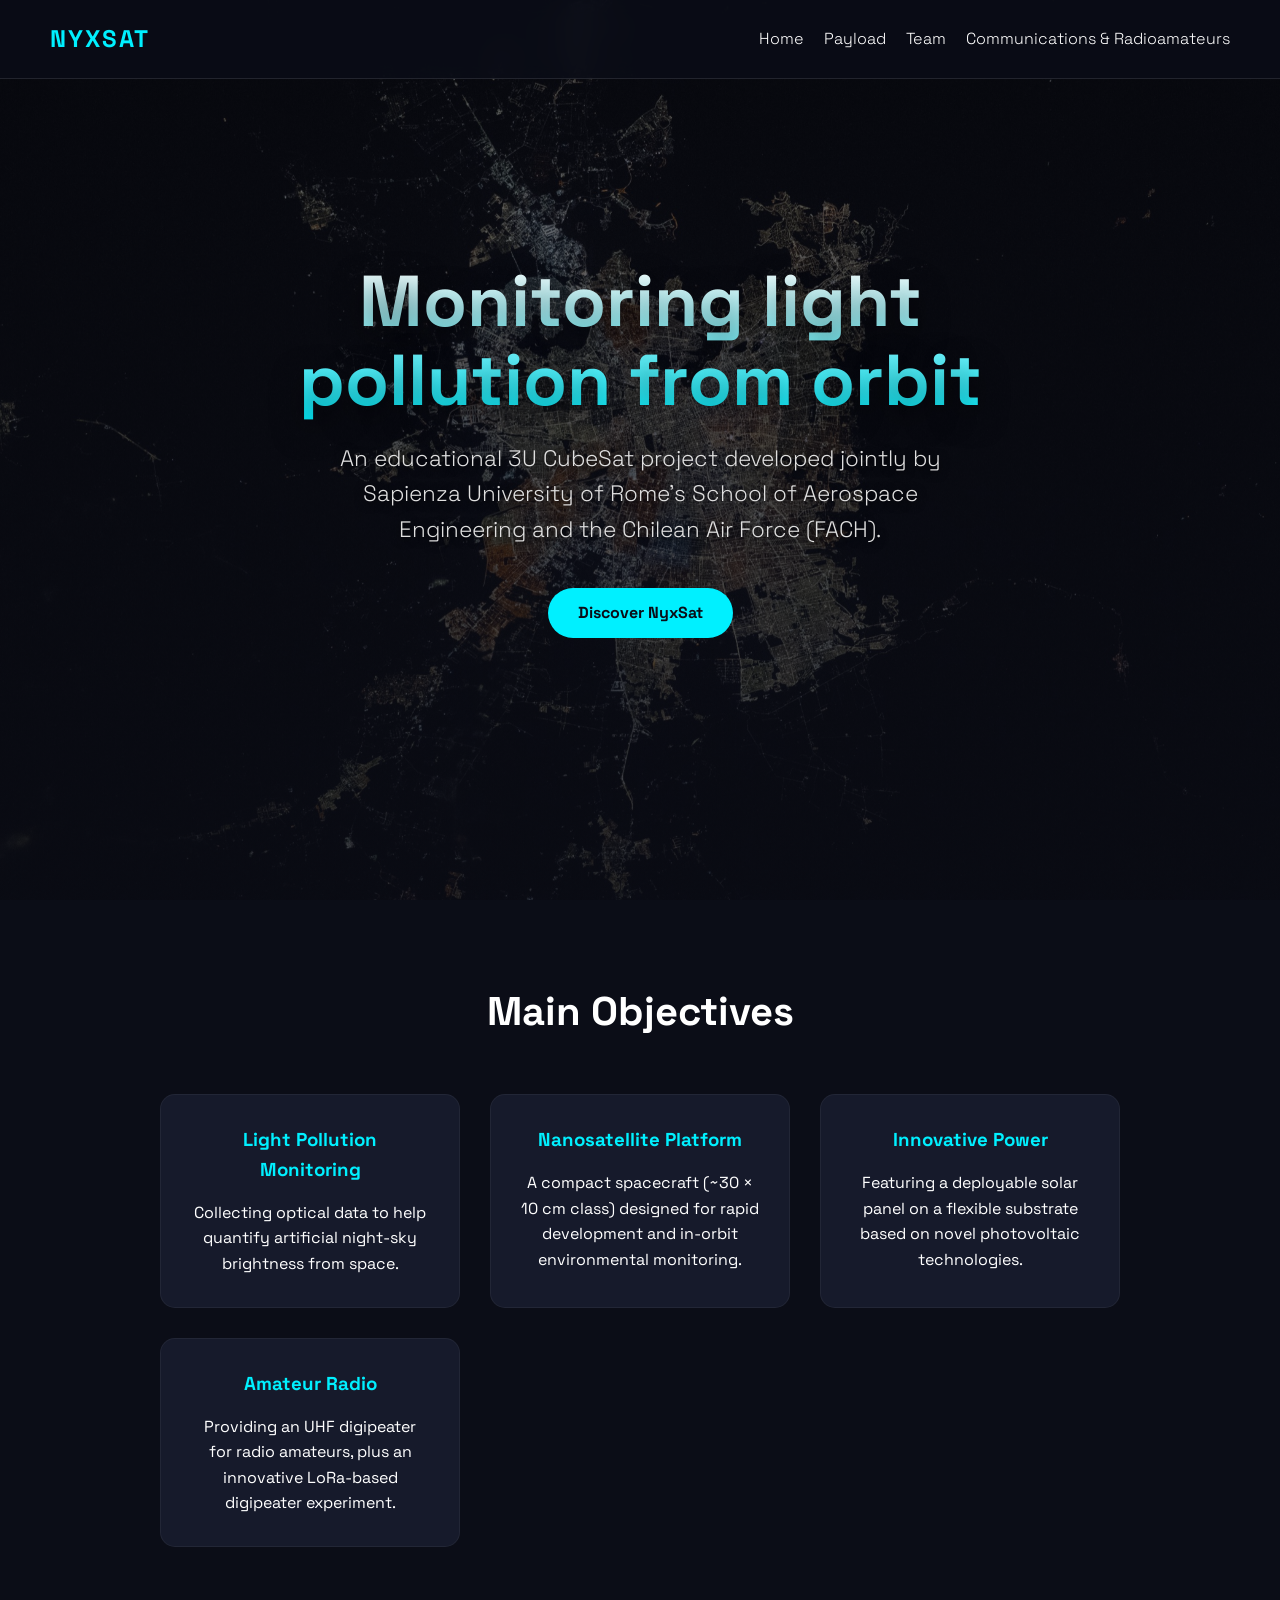
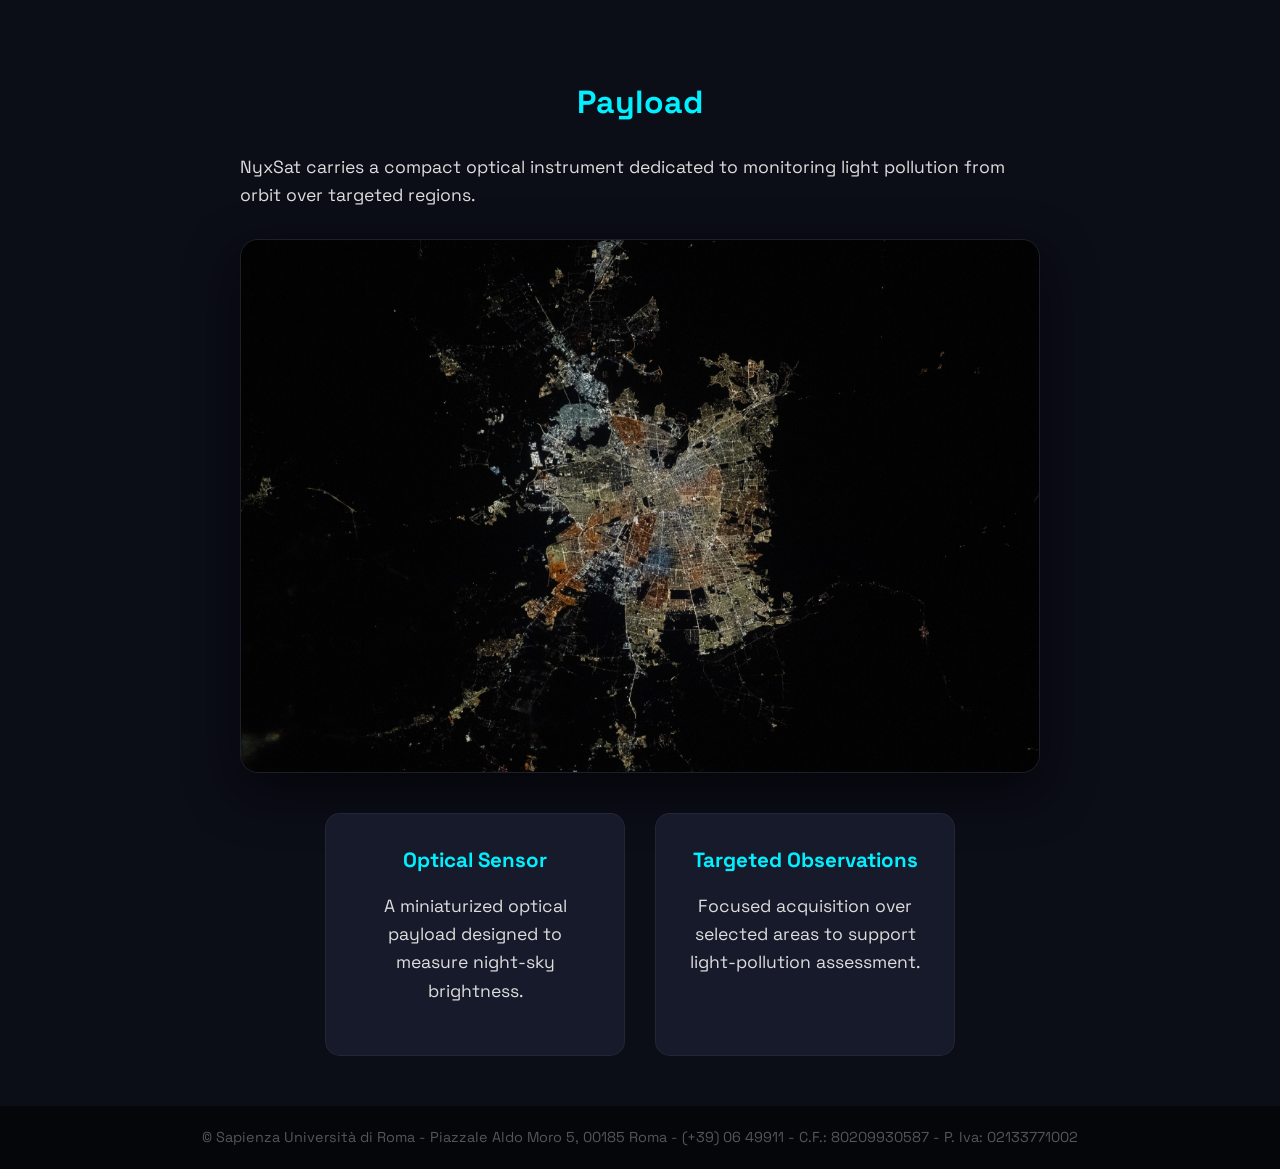
<file: index.html>
<!DOCTYPE html>
<html lang="it">
<head>
    <meta charset="UTF-8">
    <meta name="viewport" content="width=device-width, initial-scale=1.0">
    <title>NyxSat</title>
    <link rel="stylesheet" href="public/css/style.css">
    <link href="https://fonts.googleapis.com/css2?family=Space+Grotesk:wght@300;400;700&display=swap" rel="stylesheet">
</head>
<body>
    <header>
        <div class="logo">NyxSat</div>
        <button class="menu-toggle" aria-label="Toggle menu">
            <span></span>
            <span></span>
            <span></span>
        </button>
        <nav>
            <ul>
                <li><a href="index.html">Home</a></li>
                <li><a href="#payload">Payload</a></li>
                <li><a href="public/pages/team.html">Team</a></li>
                <li><a href="public/pages/communication.html">Communications & Radioamateurs</a></li>
            </ul>
        </nav>
    </header>
    <main>
        <section id="home" class="hero">
            <div class="hero-content">
                <h1>Monitoring light pollution from orbit</h1>
                <p>An educational 3U CubeSat project developed jointly by Sapienza University of Rome’s School of Aerospace Engineering and the Chilean Air Force (FACH).</p>
                <a href="#mission" class="btn">Discover NyxSat</a>
            </div>
        </section>
        <section id="mission" class="features">
            <h2>Main Objectives</h2>
            <div class="cards">
                <div class="card">
                    <h3>Light Pollution Monitoring</h3>
                    <p>Collecting optical data to help quantify artificial night-sky brightness from space.</p>
                </div>
                <div class="card">
                    <h3>Nanosatellite Platform</h3>
                    <p>A compact spacecraft (~30 × 10 cm class) designed for rapid development and in-orbit environmental monitoring.</p>
                </div>
                <div class="card">
                    <h3>Innovative Power</h3>
                    <p>Featuring a deployable solar panel on a flexible substrate based on novel photovoltaic technologies.</p>
                </div>
                <div class="card">
                    <h3>Amateur Radio</h3>
                    <p>Providing an UHF digipeater for radio amateurs, plus an innovative LoRa-based digipeater experiment.</p>
                </div>
            </div>
        </section>
        <section id="payload" class="content-section">
            <h2>Payload</h2>
            <p>NyxSat carries a compact optical instrument dedicated to monitoring light pollution from orbit over targeted regions.</p>

	            <figure class="payload-figure">
	                <img src="public/img/chile-night.jpg" alt="Chile (Santiago area) at night photographed from orbit, with city lights visible.">
	            </figure>

            <div class="cards">
                <div class="card">
                    <h3>Optical Sensor</h3>
                    <p>A miniaturized optical payload designed to measure night-sky brightness.</p>
                </div>
                <div class="card">
                    <h3>Targeted Observations</h3>
                    <p>Focused acquisition over selected areas to support light-pollution assessment.</p>
                </div>
            </div>

	        </section>
	    </main>
	    <footer>
	        <p>© Sapienza Università di Roma - Piazzale Aldo Moro 5, 00185 Roma - (+39) 06 49911 - C.F.: 80209930587 - P. Iva: 02133771002</p>
	    </footer>
    <script src="public/js/main.js"></script>
</body>
</html>
</file>
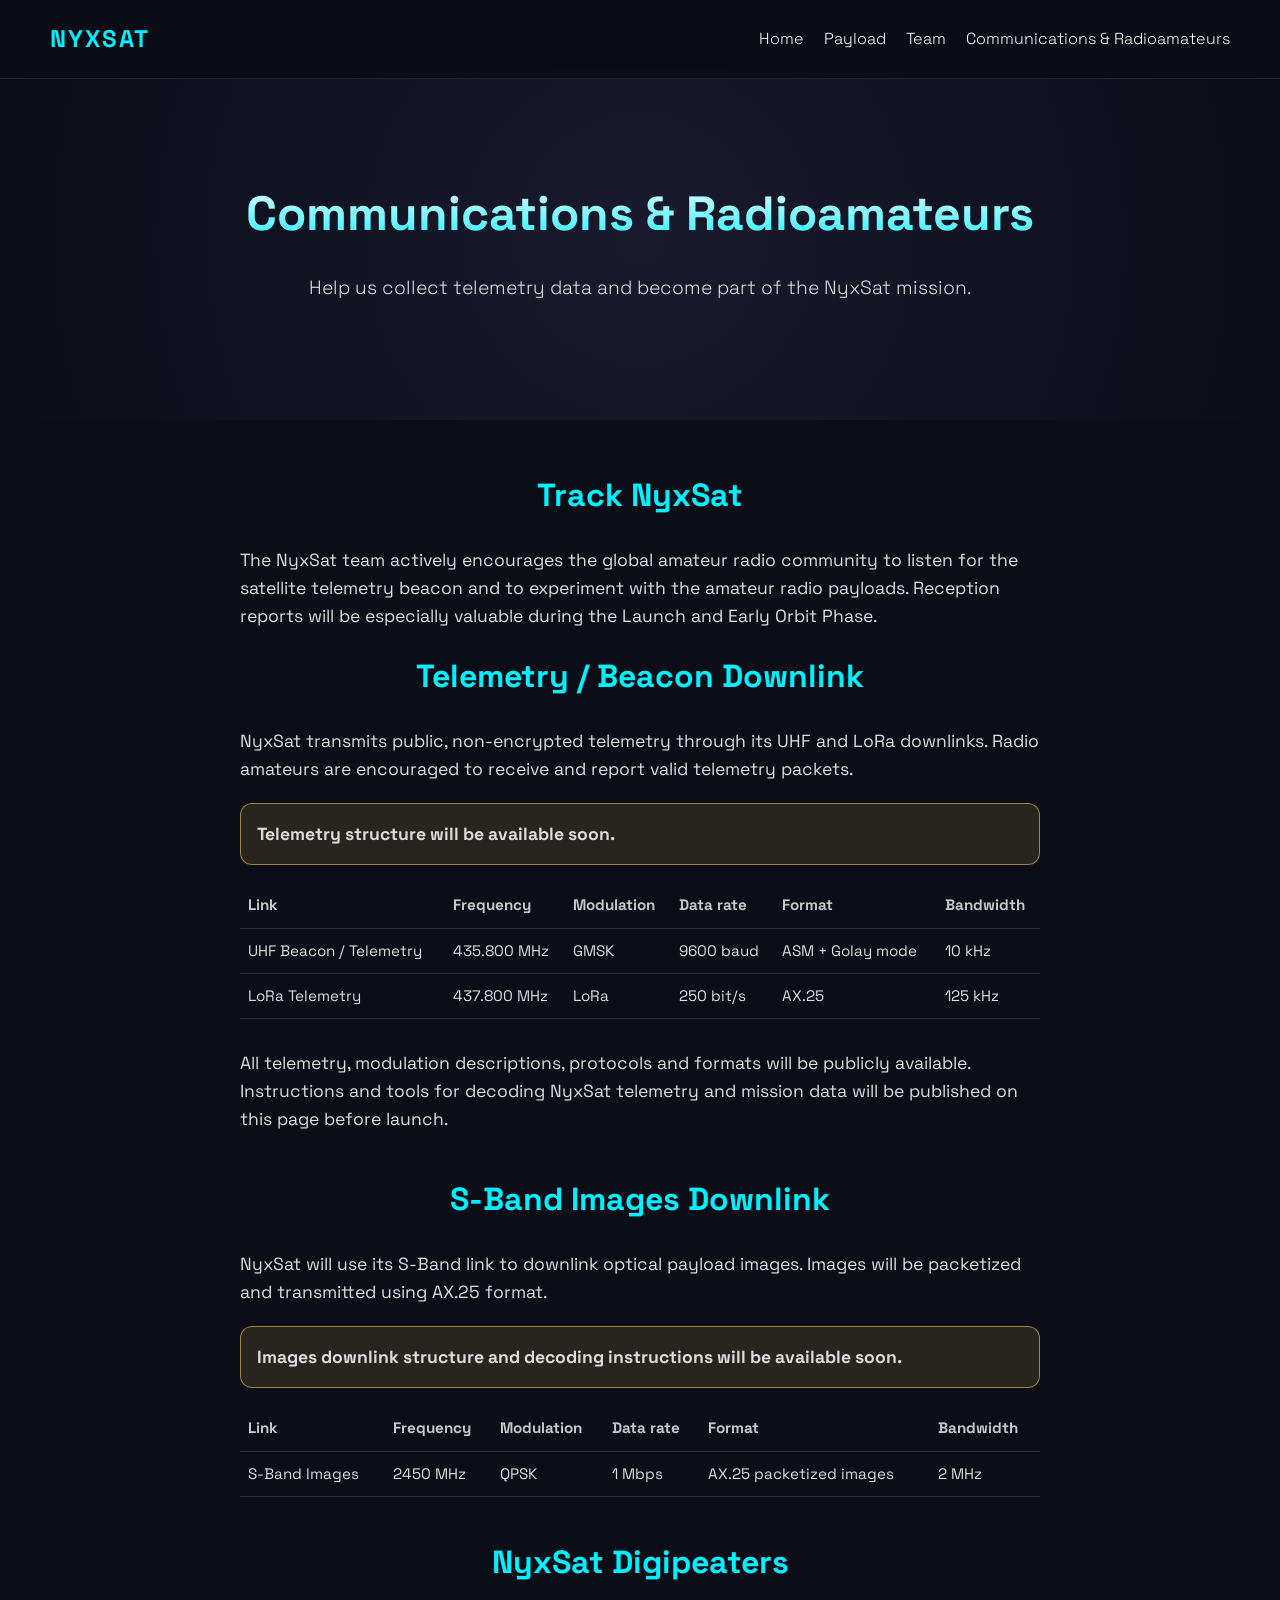
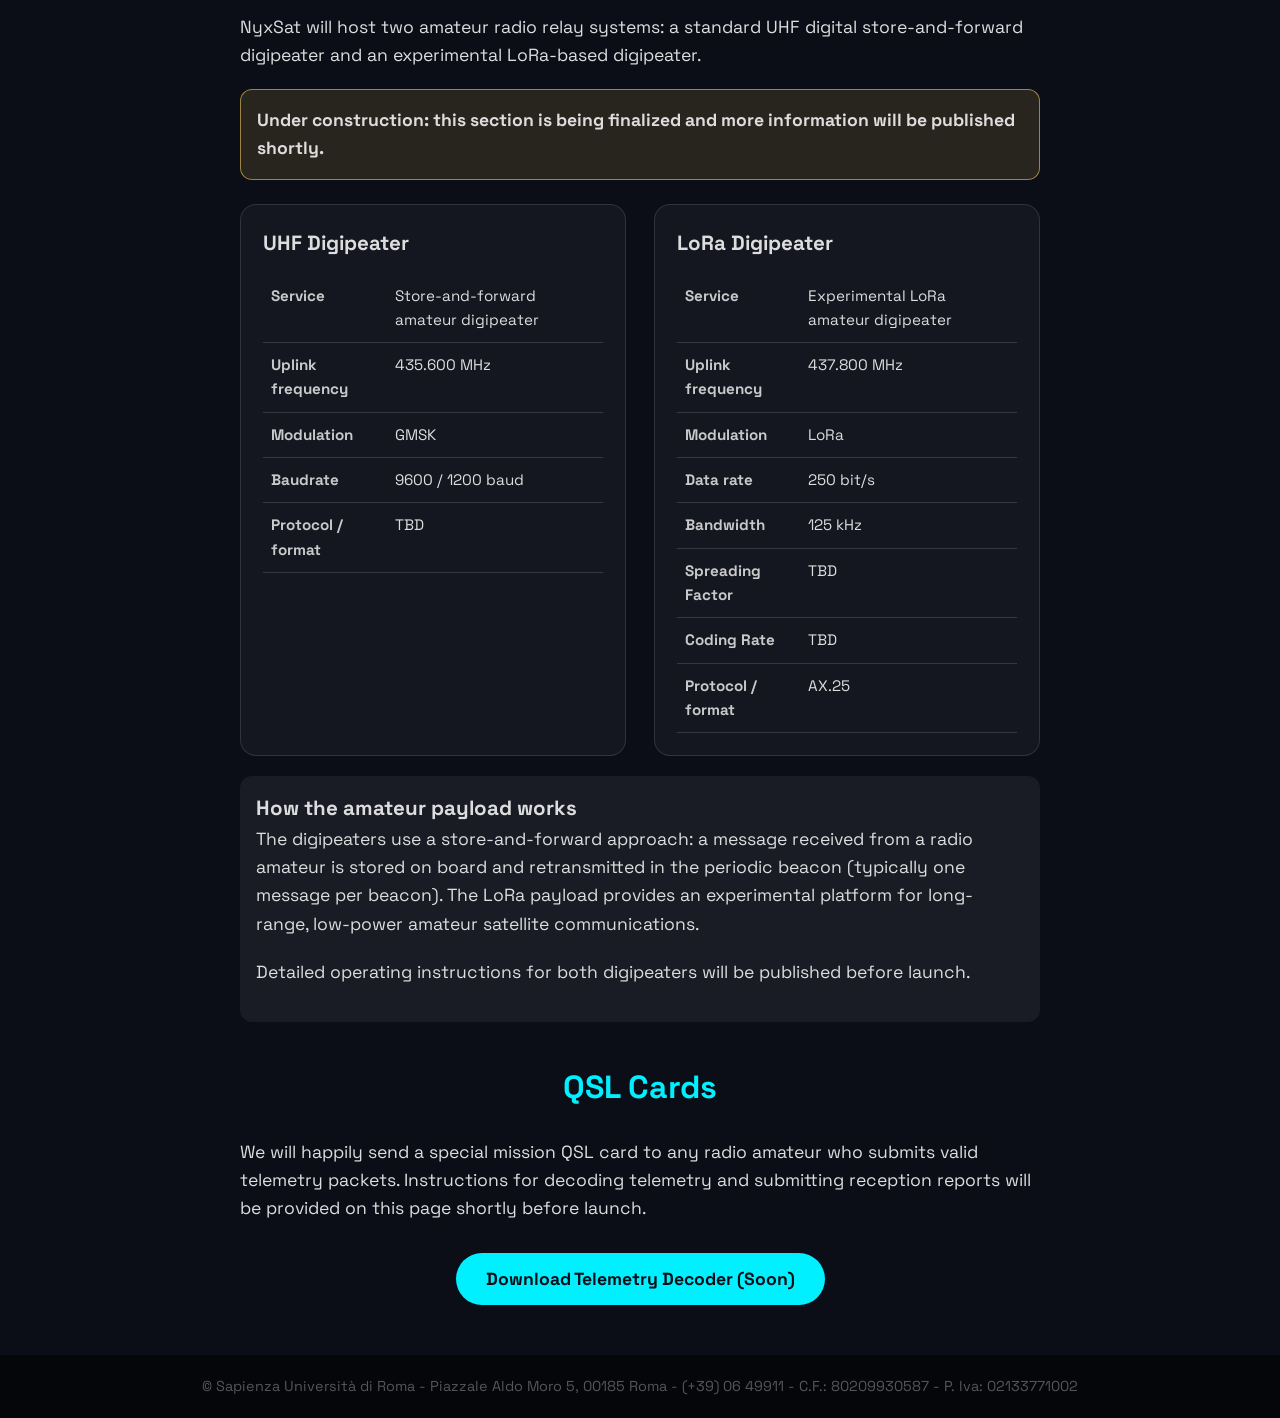
<file: public/pages/communication.html>
<!DOCTYPE html>
<html lang="en">
<head>
    <meta charset="UTF-8">
    <meta name="viewport" content="width=device-width, initial-scale=1.0">
	    <title>Communications & Radioamateurs - NyxSat</title>
    <link rel="stylesheet" href="../css/style.css">
    <link href="https://fonts.googleapis.com/css2?family=Space+Grotesk:wght@300;400;700&display=swap" rel="stylesheet">
    <style>
        .radio-grid {
            display: grid;
            grid-template-columns: repeat(2, minmax(0, 1fr));
            gap: 28px;
            margin-top: 24px;
        }

        .radio-card {
            background: rgba(255, 255, 255, 0.04);
            border: 1px solid rgba(255, 255, 255, 0.12);
            border-radius: 16px;
            padding: 22px;
        }

        .radio-card h3 {
            margin-top: 0;
            margin-bottom: 14px;
        }

        .radio-table {
            width: 100%;
            border-collapse: collapse;
            margin-top: 14px;
            font-size: 0.95rem;
        }

        .radio-table th,
        .radio-table td {
            border-bottom: 1px solid rgba(255, 255, 255, 0.14);
            padding: 10px 8px;
            text-align: left;
            vertical-align: top;
        }

        .radio-table th {
            font-weight: 700;
            opacity: 0.9;
        }

        .note-box {
            margin-top: 20px;
            padding: 16px;
            border-radius: 12px;
            background: rgba(255, 255, 255, 0.06);
        }

        .warning-box {
            margin: 18px 0;
            padding: 16px;
            border-radius: 12px;
            border: 1px solid rgba(255, 210, 90, 0.55);
            background: rgba(255, 210, 90, 0.12);
            font-weight: 700;
        }

        code {
            padding: 2px 6px;
            border-radius: 6px;
            background: rgba(255, 255, 255, 0.08);
        }

        @media (max-width: 900px) {
            .radio-grid {
                grid-template-columns: 1fr;
            }
        }
    </style>
</head>
<body>
    <header>
        <div class="logo">NyxSat</div>
        <button class="menu-toggle" aria-label="Toggle menu">
            <span></span>
            <span></span>
            <span></span>
        </button>
        <nav>
            <ul>
	                <li><a href="../../index.html">Home</a></li>
	                <li><a href="../../index.html#payload">Payload</a></li>
	                <li><a href="team.html">Team</a></li>
	                <li><a href="communication.html">Communications & Radioamateurs</a></li>
            </ul>
        </nav>
    </header>

    <main>
        <section class="page-hero">
            <div class="hero-content">
                <h1>Communications & Radioamateurs</h1>
                <p>Help us collect telemetry data and become part of the NyxSat mission.</p>
            </div>
        </section>

        <section class="content-section">
            <h2>Track NyxSat</h2>
            <p>
                The NyxSat team actively encourages the global amateur radio community to listen
                for the satellite telemetry beacon and to experiment with the amateur radio payloads.
                Reception reports will be especially valuable during the Launch and Early Orbit Phase.
            </p>

            <h2>Telemetry / Beacon Downlink</h2>
            <p>
                NyxSat transmits public, non-encrypted telemetry through its UHF and LoRa downlinks.
                Radio amateurs are encouraged to receive and report valid telemetry packets.
            </p>

            <div class="warning-box">
                Telemetry structure will be available soon.
            </div>

            <table class="radio-table">
                <thead>
                    <tr>
                        <th>Link</th>
                        <th>Frequency</th>
                        <th>Modulation</th>
                        <th>Data rate</th>
                        <th>Format</th>
                        <th>Bandwidth</th>
                    </tr>
                </thead>
                <tbody>
                    <tr>
                        <td>UHF Beacon / Telemetry<br></td>
                        <td>435.800 MHz</td>
                        <td>GMSK</td>
                        <td>9600 baud</td>
                        <td>ASM + Golay mode</td>
                        <td>10 kHz</td>
                    </tr>
                    <tr>
                        <td>LoRa Telemetry<br></td>
                        <td>437.800 MHz</td>
                        <td>LoRa</td>
                        <td>250 bit/s</td>
                        <td>AX.25</td>
                        <td>125 kHz</td>
                    </tr>
                </tbody>
            </table>

			<p style="margin-top: 30px;">
                All telemetry, modulation descriptions, protocols and formats will be publicly available.
                Instructions and tools for decoding NyxSat telemetry and mission data will be published
                on this page before launch.
            </p>

            <h2 style="margin-top: 40px;">S-Band Images Downlink</h2>
            <p>
                NyxSat will use its S-Band link to downlink optical payload images.
                Images will be packetized and transmitted using AX.25 format.
            </p>

            <div class="warning-box">
                Images downlink structure and decoding instructions will be available soon.
            </div>

            <table class="radio-table">
                <thead>
                    <tr>
                        <th>Link</th>
                        <th>Frequency</th>
                        <th>Modulation</th>
                        <th>Data rate</th>
                        <th>Format</th>
                        <th>Bandwidth</th>
                    </tr>
                </thead>
                <tbody>
                    <tr>
                        <td>S-Band Images<br></td>
                        <td>2450 MHz</td>
                        <td>QPSK</td>
                        <td>1 Mbps</td>
                        <td>AX.25 packetized images</td>
                        <td>2 MHz</td>
                    </tr>
                </tbody>
            </table>

            <h2 style="margin-top: 40px;">NyxSat Digipeaters</h2>
            <p>
                NyxSat will host two amateur radio relay systems: a standard UHF digital
                store-and-forward digipeater and an experimental LoRa-based digipeater.
            </p>

            <div class="warning-box">
                Under construction: this section is being finalized and more information will be published shortly.
            </div>

            <div class="radio-grid">
                <div class="radio-card">
                    <h3>UHF Digipeater</h3>
                    <table class="radio-table">
                        <tbody>
                            <tr>
                                <th>Service</th>
                                <td>Store-and-forward amateur digipeater</td>
                            </tr>
                            <tr>
                                <th>Uplink frequency</th>
                                <td>435.600 MHz</td>
                            </tr>
                            <tr>
                                <th>Modulation</th>
                                <td>GMSK</td>
                            </tr>
                            <tr>
                                <th>Baudrate</th>
                                <td>9600 / 1200 baud</td>
                            </tr>
                            <tr>
                                <th>Protocol / format</th>
                                <td>TBD</td>
                            </tr>
                        </tbody>
                    </table>
                </div>

                <div class="radio-card">
                    <h3>LoRa Digipeater</h3>
                    <table class="radio-table">
                        <tbody>
                            <tr>
                                <th>Service</th>
                                <td>Experimental LoRa amateur digipeater</td>
                            </tr>
                            <tr>
                                <th>Uplink frequency</th>
                                <td>437.800 MHz</td>
                            </tr>
                            <tr>
                                <th>Modulation</th>
                                <td>LoRa</td>
                            </tr>
                            <tr>
                                <th>Data rate</th>
                                <td>250 bit/s</td>
                            </tr>
                            <tr>
                                <th>Bandwidth</th>
                                <td>125 kHz</td>
                            </tr>
                            <tr>
                                <th>Spreading Factor</th>
                                <td>TBD</td>
                            </tr>
                            <tr>
                                <th>Coding Rate</th>
                                <td>TBD</td>
                            </tr>
                            <tr>
                                <th>Protocol / format</th>
                                <td>AX.25</td>
                            </tr>
                        </tbody>
                    </table>
                </div>
            </div>

            <div class="note-box">
                <h3>How the amateur payload works</h3>
                <p>
                    The digipeaters use a store-and-forward approach: a message received from
                    a radio amateur is stored on board and retransmitted in the periodic beacon
                    (typically one message per beacon). The LoRa payload provides an experimental
                    platform for long-range, low-power amateur satellite communications.
                </p>
                <p>
                    Detailed operating instructions for both digipeaters will be published before launch.
                </p>
            </div>

            <h2 style="margin-top: 40px;">QSL Cards</h2>
            <p>
                We will happily send a special mission QSL card to any radio amateur who submits valid
                telemetry packets. Instructions for decoding telemetry and submitting reception reports
                will be provided on this page shortly before launch.
            </p>

            <div style="text-align: center; margin-top: 30px;">
                <a href="#" class="btn">Download Telemetry Decoder (Soon)</a>
            </div>
        </section>
    </main>

	    <footer>
	        <p>© Sapienza Università di Roma - Piazzale Aldo Moro 5, 00185 Roma - (+39) 06 49911 - C.F.: 80209930587 - P. Iva: 02133771002</p>
	    </footer>

    <script src="../js/main.js"></script>
</body>
</html>
</file>
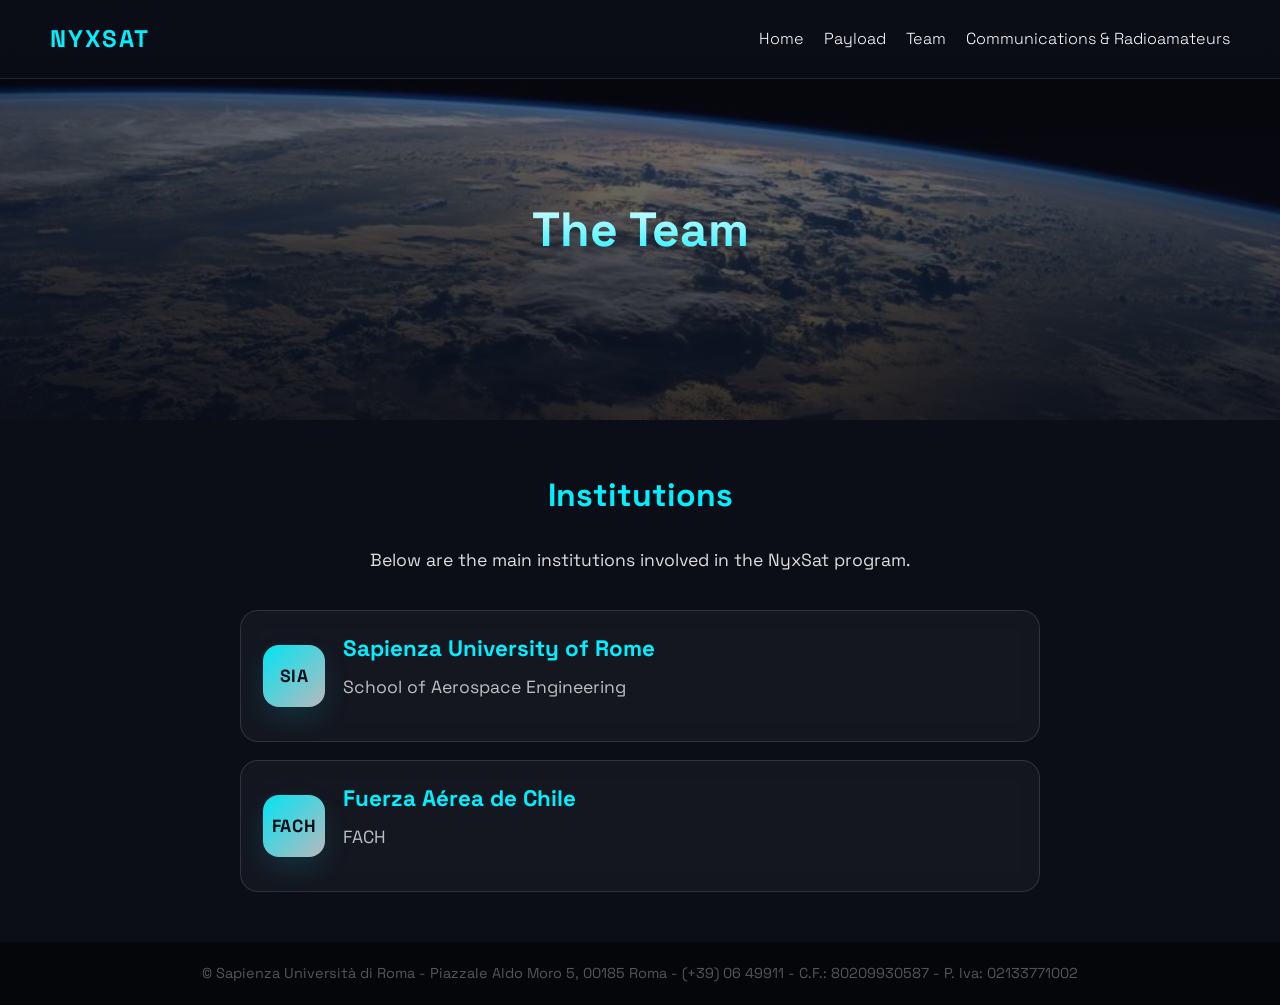
<file: public/pages/team.html>
<!DOCTYPE html>
<html lang="en">
	<head>
	    <meta charset="UTF-8">
	    <meta name="viewport" content="width=device-width, initial-scale=1.0">
	    <title>Team - NyxSat</title>

	    <link rel="stylesheet" href="../css/style.css">

	    <link href="https://fonts.googleapis.com/css2?family=Space+Grotesk:wght@300;400;700&display=swap" rel="stylesheet">
	</head>

	<body>
	    <header>
	        <div class="logo">NyxSat</div>

	        <button class="menu-toggle" aria-label="Toggle menu">
	            <span></span>
	            <span></span>
	            <span></span>
        </button>

        <nav>
            <ul>
	                <li><a href="../../index.html">Home</a></li>
	                <li><a href="../../index.html#payload">Payload</a></li>
	                <li><a href="team.html">Team</a></li>
	                <li><a href="communication.html">Communications & Radioamateurs</a></li>
            </ul>
        </nav>
	    </header>

	    <main>
	        <section class="page-hero team-hero">
	            <div class="hero-content">
	                <h1>The Team</h1>
	            </div>
	        </section>

	        <section class="content-section">
	            <h2>Institutions</h2>
	            <p class="section-lead">
	                Below are the main institutions involved in the NyxSat program.
	            </p>

	            <div class="partners">
	                <div class="partner">
	                    <div class="partner-mark">SIA</div>
	                    <div class="partner-body">
	                        <h3>Sapienza University of Rome</h3>
	                        <p>School of Aerospace Engineering</p>
	                    </div>
	                </div>

	                <div class="partner">
	                    <div class="partner-mark">FACH</div>
	                    <div class="partner-body">
	                        <h3>Fuerza Aérea de Chile</h3>
	                        <p>FACH</p>
	                    </div>
	                </div>
	            </div>
	        </section>
	    </main>

	    <footer>
	        <p>© Sapienza Università di Roma - Piazzale Aldo Moro 5, 00185 Roma - (+39) 06 49911 - C.F.: 80209930587 - P. Iva: 02133771002</p>
	    </footer>

	    <script src="../js/main.js"></script>
</body>
</html>
</file>
<file: public/css/style.css>
html {
    scroll-behavior: smooth;
}
* {
    margin: 0;
    padding: 0;
    box-sizing: border-box;
    font-family: 'Space Grotesk', sans-serif;
}
body {
    background-color: #0b0d17;
    color: #ffffff;
    line-height: 1.6;
}
main {
    animation: fadeIn 0.6s ease-out;
}
@keyframes fadeIn {
    from { opacity: 0; transform: translateY(10px); }
    to { opacity: 1; transform: translateY(0); }
}
header {
    display: flex;
    justify-content: space-between;
    align-items: center;
    padding: 20px 50px;
    background: rgba(11, 13, 23, 0.9);
    position: fixed;
    width: 100%;
    top: 0;
    z-index: 1000;
    backdrop-filter: blur(10px);
    border-bottom: 1px solid rgba(255, 255, 255, 0.1);
}
.logo {
    font-size: 1.5rem;
    font-weight: 700;
    color: #00f0ff;
    text-transform: uppercase;
    letter-spacing: 2px;
}
nav ul {
    list-style: none;
    display: flex;
    gap: 20px;
}
nav a {
    color: #fff;
    text-decoration: none;
    font-weight: 300;
    transition: color 0.3s;
}
nav a:hover {
    color: #00f0ff;
}
.hero {
    height: 100vh;
    display: flex;
    align-items: center;
    justify-content: center;
    text-align: center;
    background-image: linear-gradient(rgba(11, 13, 23, 0.55), rgba(11, 13, 23, 0.8)), url("../img/chile-night.jpg");
    background-size: cover;
    background-position: center;
    background-repeat: no-repeat;
    padding: 0 20px;
}
.hero-content {
    max-width: 800px;
    z-index: 1;
}
.hero h1 {
    font-size: 4.5rem;
    margin-bottom: 20px;
    background: -webkit-linear-gradient(#fff, #00f0ff);
    -webkit-background-clip: text;
    -webkit-text-fill-color: transparent;
    text-shadow: 0 10px 30px rgba(0, 0, 0, 0.5);
    line-height: 1.1;
}
.hero p {
    font-size: 1.4rem;
    margin-bottom: 40px;
    max-width: 650px;
    margin-inline: auto;
    color: #e0e0e0;
    text-shadow: 0 2px 10px rgba(0, 0, 0, 0.8);
    font-weight: 300;
}
.page-hero {
    height: 40vh;
    display: flex;
    align-items: center;
    justify-content: center;
    text-align: center;
    background: radial-gradient(circle at center, #1a1a2e 0%, #0b0d17 100%);
    padding: 0 20px;
    margin-top: 60px;
}
.page-hero.team-hero {
    background-image: linear-gradient(rgba(11, 13, 23, 0.5), rgba(11, 13, 23, 0.85)), url("../img/earth-from-leo.jpg");
    background-size: cover;
    background-position: center;
    background-repeat: no-repeat;
}
.page-hero .hero-content p {
    margin-inline: auto;
    max-width: 760px;
    font-size: 1.2rem;
    color: #e0e0e0;
    font-weight: 300;
}
.section-lead {
    text-align: center;
    max-width: 760px;
    margin-inline: auto;
}

.partners {
    display: flex;
    flex-direction: column;
    gap: 18px;
    margin-top: 36px;
}

.partner {
    display: flex;
    gap: 18px;
    align-items: center;
    padding: 20px 22px;
    border-radius: 18px;
    background: rgba(255, 255, 255, 0.04);
    border: 1px solid rgba(255, 255, 255, 0.12);
    backdrop-filter: blur(10px);
    transition: transform 0.25s ease, border-color 0.25s ease;
}

.partner:hover {
    transform: translateY(-3px);
    border-color: rgba(0, 240, 255, 0.35);
}

.partner-mark {
    width: 62px;
    height: 62px;
    flex: 0 0 62px;
    display: flex;
    align-items: center;
    justify-content: center;
    border-radius: 16px;
    background: linear-gradient(135deg, rgba(0, 240, 255, 0.95), rgba(255, 255, 255, 0.7));
    color: #0b0d17;
    font-weight: 800;
    letter-spacing: 0.6px;
    box-shadow: 0 12px 28px rgba(0, 240, 255, 0.12);
}

.partner-body {
    text-align: left;
}

.partner-body h3 {
    margin: 0;
    color: #00f0ff;
    font-size: 1.4rem;
}

.partner-body p {
    margin: 6px 0 0;
    opacity: 0.85;
}

@media (max-width: 700px) {
    .partner {
        flex-direction: column;
        align-items: flex-start;
    }
}
.page-hero h1 {
    font-size: 3rem;
    margin-bottom: 20px;
    background: -webkit-linear-gradient(#fff, #00f0ff);
    -webkit-background-clip: text;
    -webkit-text-fill-color: transparent;
}
.content-section {
    padding: 50px;
    max-width: 900px;
    margin: 0 auto;
    font-size: 1.1rem;
    color: #ddd;
}
.content-section h2 {
    color: #00f0ff;
    margin-bottom: 25px;
    font-size: 2rem;
    text-align: center;
}
.content-section p {
    margin-bottom: 20px;
}
.payload-figure {
    margin: 30px auto 40px;
    max-width: 980px;
}
.payload-figure img {
    width: 100%;
    height: auto;
    display: block;
    border-radius: 18px;
    border: 1px solid rgba(255, 255, 255, 0.08);
    box-shadow: 0 18px 50px rgba(0, 0, 0, 0.55);
}
.payload-figure figcaption {
    margin-top: 12px;
    font-size: 0.95rem;
    color: #a9b3c1;
    text-align: center;
}
.btn {
    display: inline-block;
    padding: 12px 30px;
    background: #00f0ff;
    color: #0b0d17;
    text-decoration: none;
    font-weight: 700;
    border-radius: 30px;
    transition: transform 0.3s, box-shadow 0.3s;
}
.btn:hover {
    transform: translateY(-3px);
    box-shadow: 0 10px 20px rgba(0, 240, 255, 0.3);
}
.features {
    padding: 80px 50px;
    text-align: center;
}
.features h2 {
    font-size: 2.5rem;
    margin-bottom: 50px;
}
.cards {
    display: grid;
    grid-template-columns: repeat(auto-fit, minmax(260px, 300px));
    justify-content: center;
    gap: 30px;
    align-items: stretch;
}

#payload .card {
    text-align: center;
}
.card {
    background: #161a2b;
    padding: 30px;
    border-radius: 15px;
    width: 100%;
    border: 1px solid rgba(255, 255, 255, 0.05);
    transition: transform 0.3s;
    display: flex;
    flex-direction: column;
}
.card:hover {
    transform: translateY(-10px);
    border-color: #00f0ff;
}
.card h3 {
    margin-bottom: 15px;
    color: #00f0ff;
}
footer {
    text-align: center;
    padding: 20px;
    background: #05060a;
    color: #555;
    font-size: 0.9rem;
}

/* --- MOBILE RESPONSIVE --- */
.menu-toggle {
    display: none;
    flex-direction: column;
    gap: 6px;
    background: none;
    border: none;
    cursor: pointer;
    z-index: 1001;
}
.menu-toggle span {
    display: block;
    width: 25px;
    height: 2px;
    background: #00f0ff;
    transition: 0.3s;
}

@media (max-width: 768px) {
    header {
        padding: 15px 25px;
    }
    .menu-toggle {
        display: flex;
    }
    nav {
        position: fixed;
        top: 0;
        right: -100%;
        width: 80%;
        height: 100vh;
        background: rgba(11, 13, 23, 0.98);
        backdrop-filter: blur(20px);
        display: flex;
        align-items: center;
        justify-content: center;
        transition: 0.4s ease-in-out;
        z-index: 1000;
        border-left: 1px solid rgba(255, 255, 255, 0.1);
    }
    nav.active {
        right: 0;
    }
    nav ul {
        flex-direction: column;
        text-align: center;
        gap: 30px;
    }
    nav a {
        font-size: 1.5rem;
    }
    
    /* Hamburger Animation */
    .menu-toggle.active span:nth-child(1) {
        transform: translateY(8px) rotate(45deg);
    }
    .menu-toggle.active span:nth-child(2) {
        opacity: 0;
    }
    .menu-toggle.active span:nth-child(3) {
        transform: translateY(-8px) rotate(-45deg);
    }

    .hero h1 {
        font-size: 2.8rem;
    }
    .hero p {
        font-size: 1.1rem;
    }
    .features {
        padding: 50px 20px;
    }
    .features h2 {
        font-size: 2rem;
    }
    .cards {
        gap: 20px;
    }
    .card {
        width: 100%;
    }
    .page-hero h1 {
        font-size: 2.5rem;
    }
    .content-section {
        padding: 30px 20px;
    }
}
</file>
